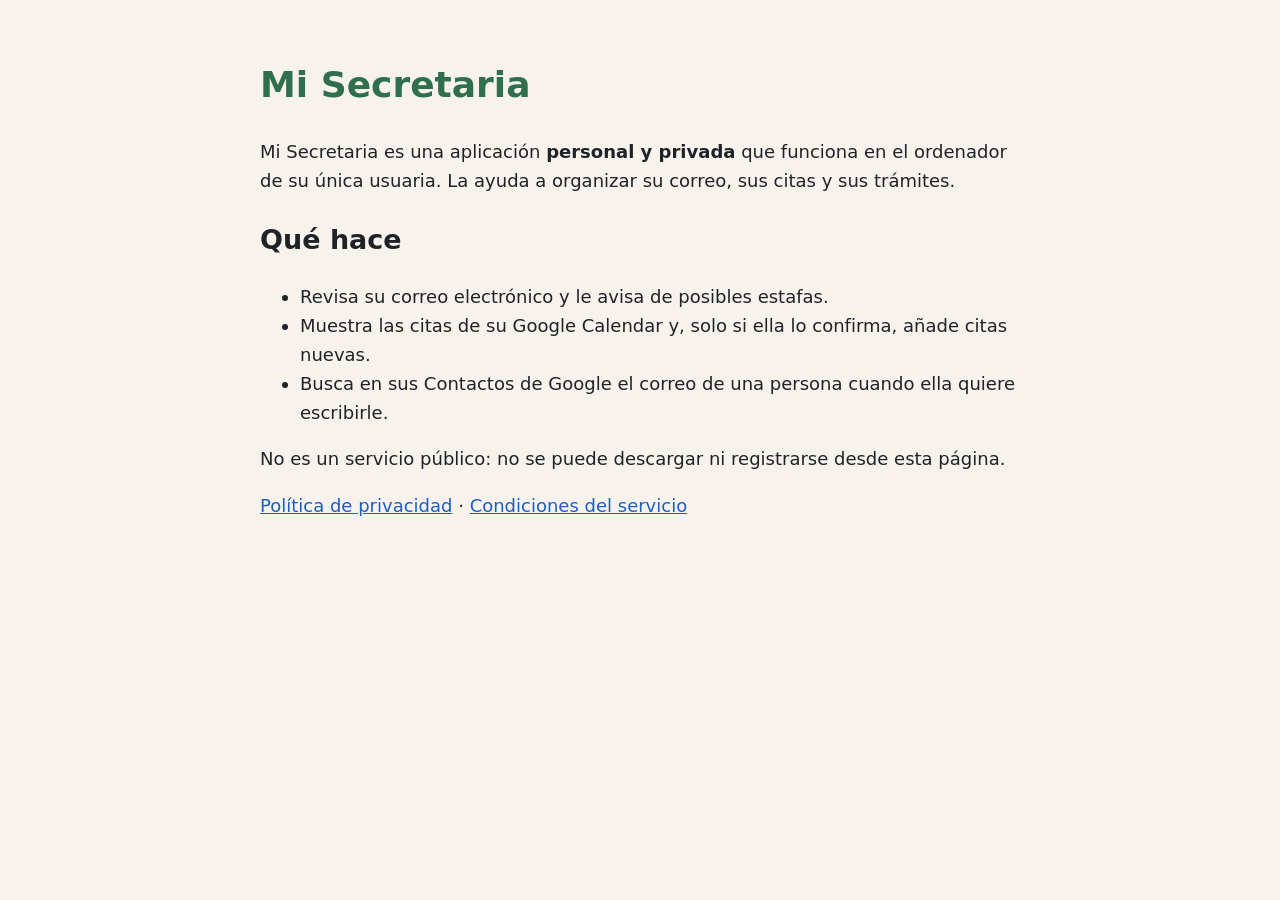
<file: index.html>
<!doctype html>
<html lang="es">
<head>
  <meta charset="utf-8">
  <meta name="viewport" content="width=device-width, initial-scale=1">
  <title>Mi Secretaria</title>
  <link rel="stylesheet" href="estilo.css">
</head>
<body>
  <main>
    <h1>Mi Secretaria</h1>
    <p>Mi Secretaria es una aplicación <strong>personal y privada</strong> que funciona en el ordenador de su
      única usuaria. La ayuda a organizar su correo, sus citas y sus trámites.</p>
    <h2>Qué hace</h2>
    <ul>
      <li>Revisa su correo electrónico y le avisa de posibles estafas.</li>
      <li>Muestra las citas de su Google Calendar y, solo si ella lo confirma, añade citas nuevas.</li>
      <li>Busca en sus Contactos de Google el correo de una persona cuando ella quiere escribirle.</li>
    </ul>
    <p>No es un servicio público: no se puede descargar ni registrarse desde esta página.</p>
    <p><a href="privacidad.html">Política de privacidad</a> · <a href="condiciones.html">Condiciones del servicio</a></p>
  </main>
</body>
</html>
</file>
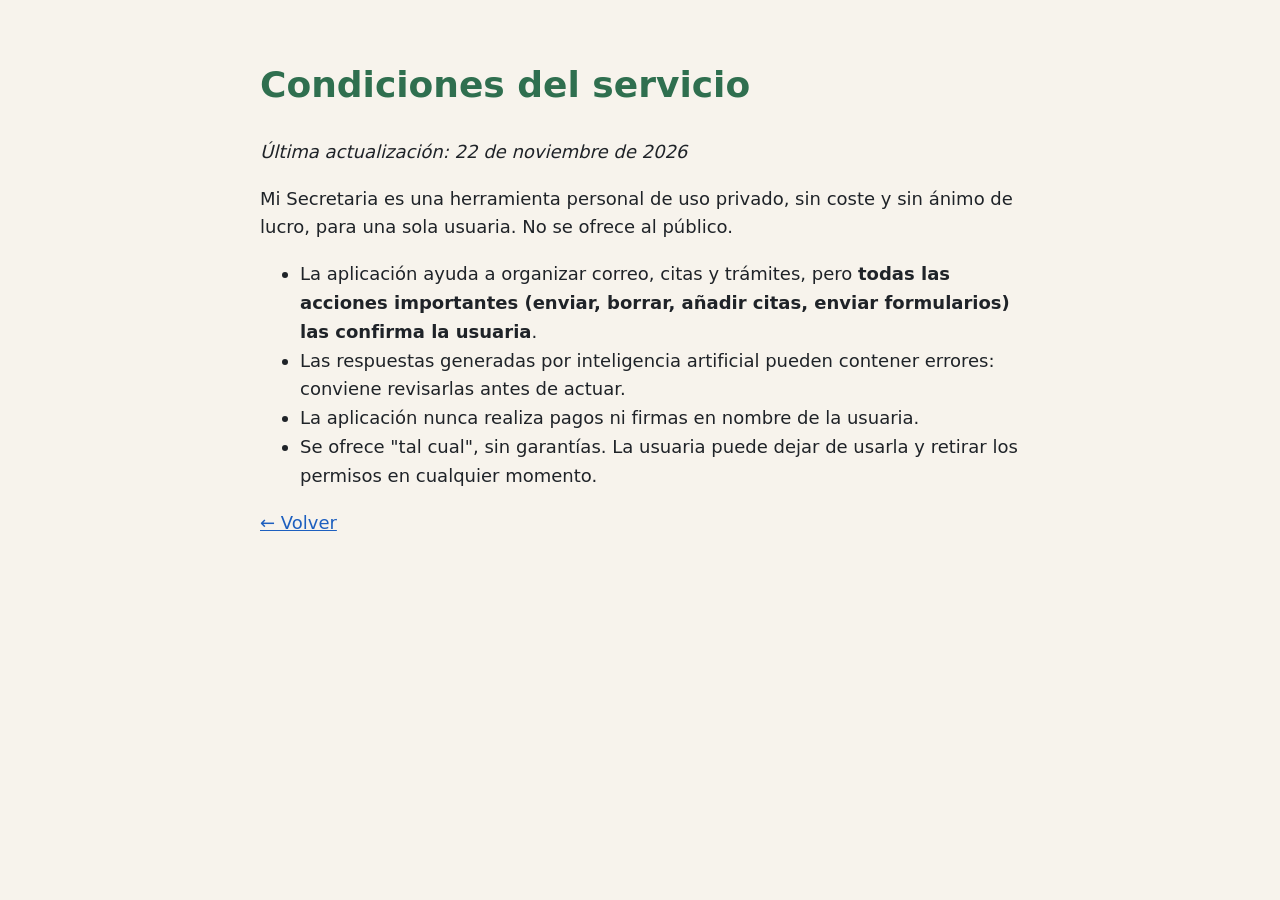
<file: condiciones.html>
<!doctype html>
<html lang="es">
<head>
  <meta charset="utf-8">
  <meta name="viewport" content="width=device-width, initial-scale=1">
  <title>Condiciones del servicio · Mi Secretaria</title>
  <link rel="stylesheet" href="estilo.css">
</head>
<body>
  <main>
    <h1>Condiciones del servicio</h1>
    <p><em>Última actualización: 22 de noviembre de 2026</em></p>
    <p>Mi Secretaria es una herramienta personal de uso privado, sin coste y sin ánimo de lucro, para una sola
      usuaria. No se ofrece al público.</p>
    <ul>
      <li>La aplicación ayuda a organizar correo, citas y trámites, pero <strong>todas las acciones importantes
        (enviar, borrar, añadir citas, enviar formularios) las confirma la usuaria</strong>.</li>
      <li>Las respuestas generadas por inteligencia artificial pueden contener errores: conviene revisarlas antes
        de actuar.</li>
      <li>La aplicación nunca realiza pagos ni firmas en nombre de la usuaria.</li>
      <li>Se ofrece "tal cual", sin garantías. La usuaria puede dejar de usarla y retirar los permisos en cualquier
        momento.</li>
    </ul>
    <p><a href="index.html">← Volver</a></p>
  </main>
</body>
</html>
</file>
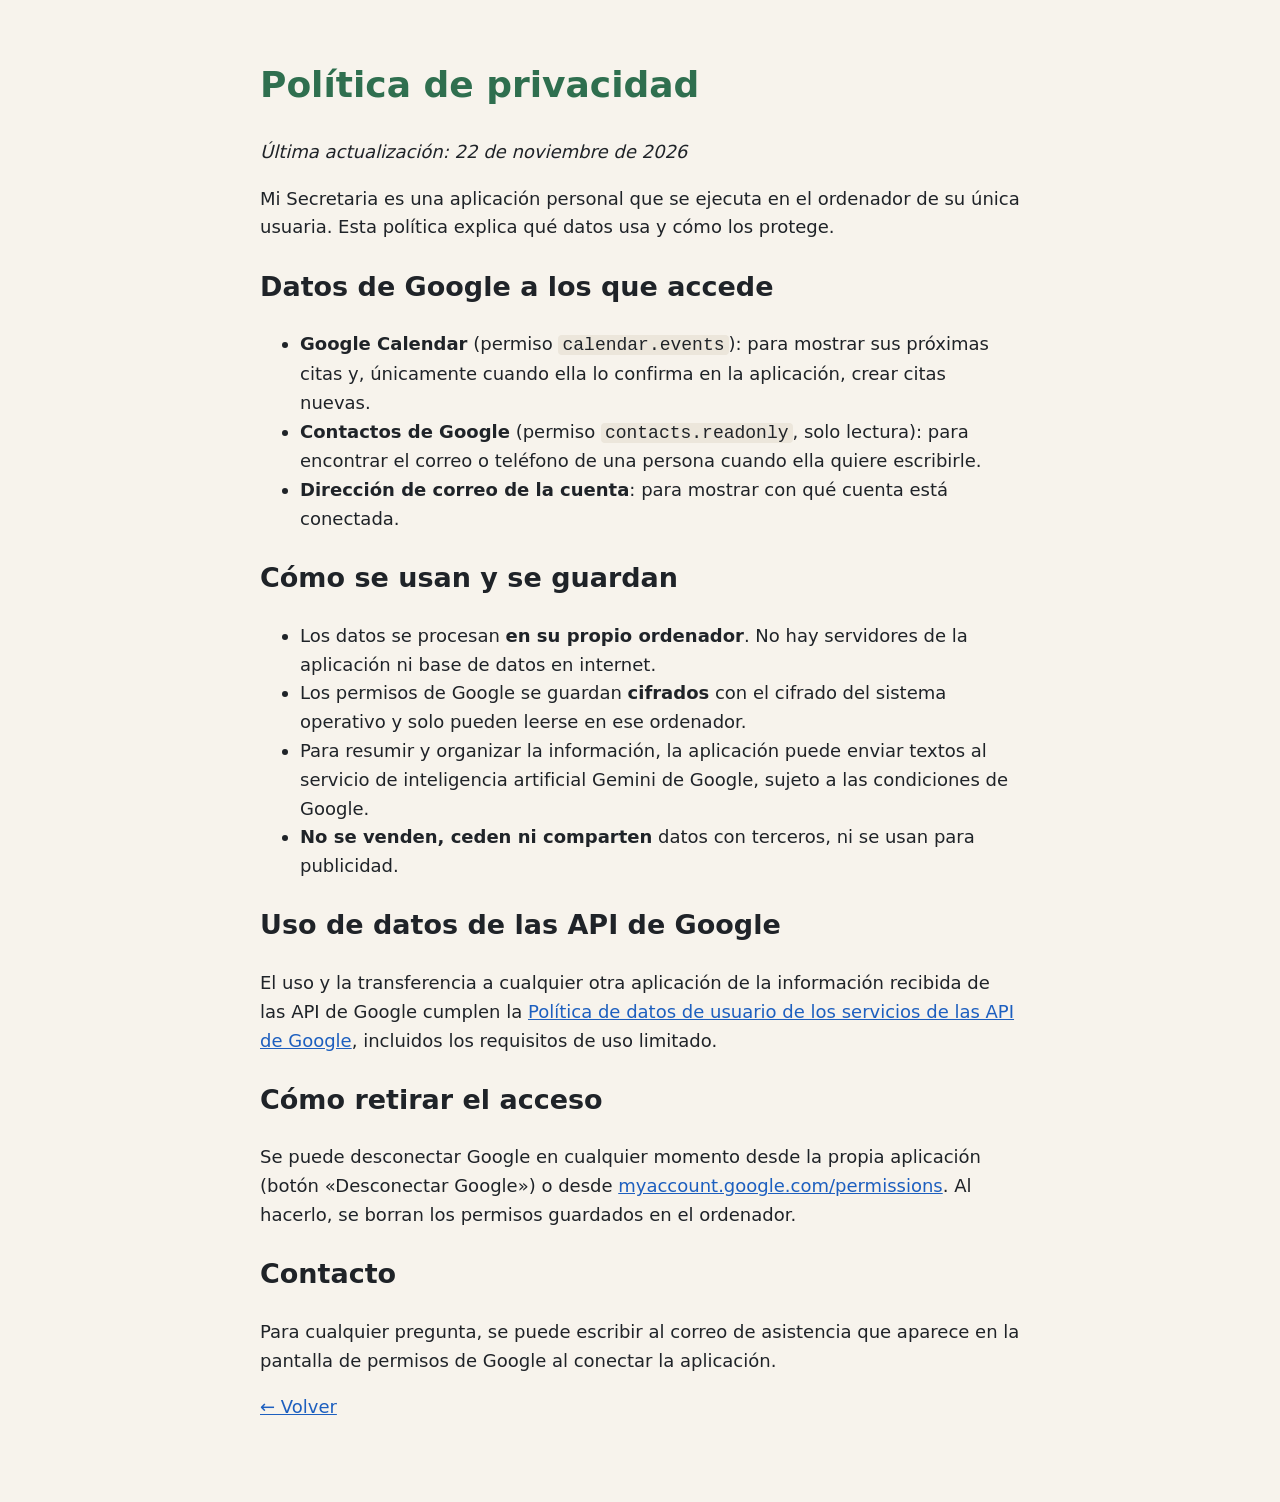
<file: privacidad.html>
<!doctype html>
<html lang="es">
<head>
  <meta charset="utf-8">
  <meta name="viewport" content="width=device-width, initial-scale=1">
  <title>Política de privacidad · Mi Secretaria</title>
  <link rel="stylesheet" href="estilo.css">
</head>
<body>
  <main>
    <h1>Política de privacidad</h1>
    <p><em>Última actualización: 22 de noviembre de 2026</em></p>

    <p>Mi Secretaria es una aplicación personal que se ejecuta en el ordenador de su única usuaria. Esta política
      explica qué datos usa y cómo los protege.</p>

    <h2>Datos de Google a los que accede</h2>
    <ul>
      <li><strong>Google Calendar</strong> (permiso <code>calendar.events</code>): para mostrar sus próximas citas y,
        únicamente cuando ella lo confirma en la aplicación, crear citas nuevas.</li>
      <li><strong>Contactos de Google</strong> (permiso <code>contacts.readonly</code>, solo lectura): para encontrar
        el correo o teléfono de una persona cuando ella quiere escribirle.</li>
      <li><strong>Dirección de correo de la cuenta</strong>: para mostrar con qué cuenta está conectada.</li>
    </ul>

    <h2>Cómo se usan y se guardan</h2>
    <ul>
      <li>Los datos se procesan <strong>en su propio ordenador</strong>. No hay servidores de la aplicación ni base
        de datos en internet.</li>
      <li>Los permisos de Google se guardan <strong>cifrados</strong> con el cifrado del sistema operativo y solo
        pueden leerse en ese ordenador.</li>
      <li>Para resumir y organizar la información, la aplicación puede enviar textos al servicio de inteligencia
        artificial Gemini de Google, sujeto a las condiciones de Google.</li>
      <li><strong>No se venden, ceden ni comparten</strong> datos con terceros, ni se usan para publicidad.</li>
    </ul>

    <h2>Uso de datos de las API de Google</h2>
    <p>El uso y la transferencia a cualquier otra aplicación de la información recibida de las API de Google
      cumplen la <a href="https://developers.google.com/terms/api-services-user-data-policy">Política de datos de
      usuario de los servicios de las API de Google</a>, incluidos los requisitos de uso limitado.</p>

    <h2>Cómo retirar el acceso</h2>
    <p>Se puede desconectar Google en cualquier momento desde la propia aplicación (botón «Desconectar Google») o
      desde <a href="https://myaccount.google.com/permissions">myaccount.google.com/permissions</a>. Al hacerlo, se
      borran los permisos guardados en el ordenador.</p>

    <h2>Contacto</h2>
    <p>Para cualquier pregunta, se puede escribir al correo de asistencia que aparece en la pantalla de permisos de
      Google al conectar la aplicación.</p>

    <p><a href="index.html">← Volver</a></p>
  </main>
</body>
</html>
</file>
<file: estilo.css>
body { margin: 0; background: #f7f3ec; color: #1f2328; font-family: "Segoe UI", system-ui, Arial, sans-serif;
  font-size: 18px; line-height: 1.6; }
main { max-width: 760px; margin: 0 auto; padding: 32px 16px 64px; }
h1 { color: #2f6f4f; }
a { color: #1d5fbf; }
code { background: #ece6db; padding: 0 4px; border-radius: 4px; }
</file>
